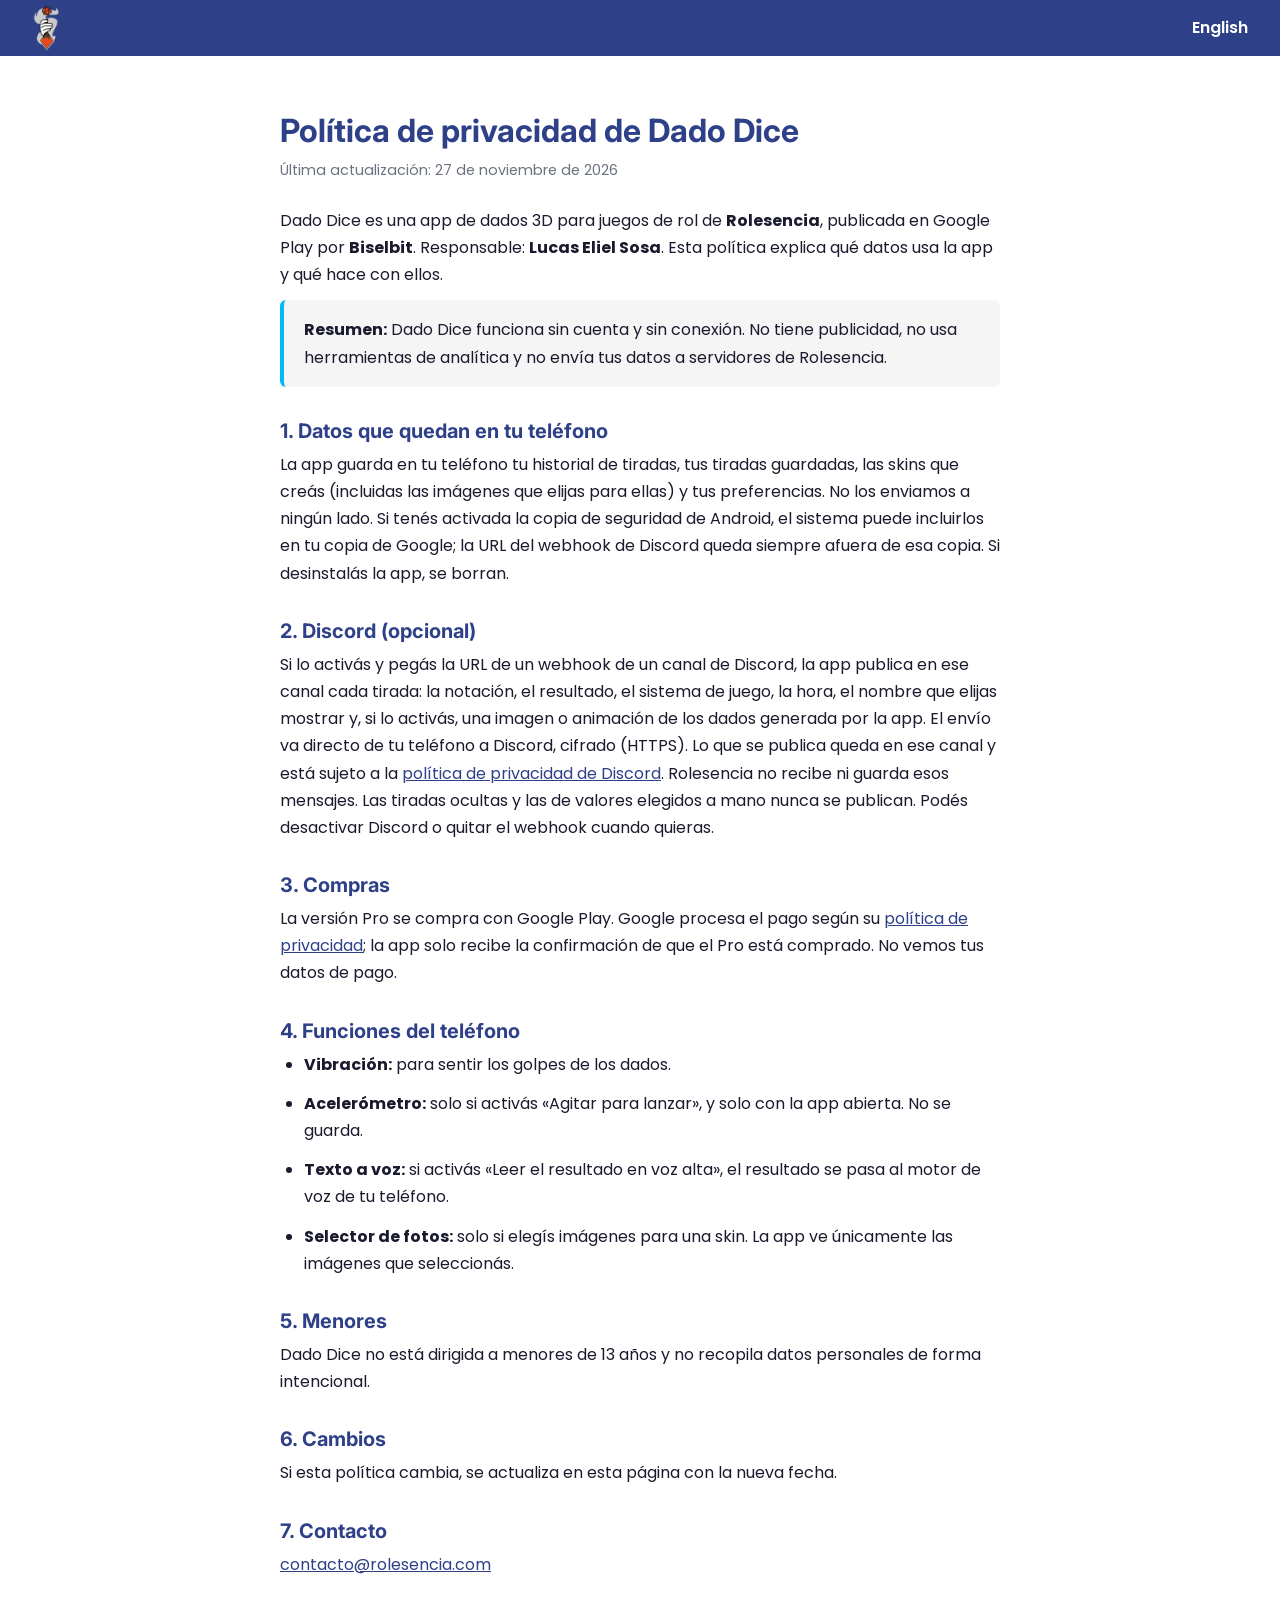
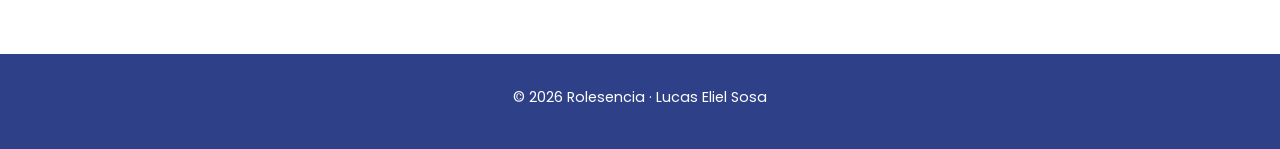
<file: privacidad/dado-dice/index.html>
<!DOCTYPE html>
<html lang="es">
<head>
  <meta charset="UTF-8">
  <meta name="viewport" content="width=device-width, initial-scale=1.0">
  <title>Política de privacidad de Dado Dice | Rolesencia</title>
  <meta name="description" content="Qué datos usa Dado Dice, la app de dados 3D de Rolesencia, y qué hace con ellos.">
  <link rel="alternate" hreflang="en" href="https://www.rolesencia.com/privacy/dado-dice">
  <link rel="alternate" hreflang="es" href="https://www.rolesencia.com/privacidad/dado-dice">

  <link rel="preconnect" href="https://fonts.googleapis.com">
  <link rel="preconnect" href="https://fonts.gstatic.com" crossorigin>
  <link href="https://fonts.googleapis.com/css2?family=Inter:wght@400;600;700&family=Poppins:ital,wght@0,300;0,400;0,600;0,700;1,400&display=swap" rel="stylesheet">

  <link rel="stylesheet" href="/assets/css/reset.css">
  <link rel="stylesheet" href="/assets/css/style.css">
  <style>
    .legal { max-width: 760px; margin: 0 auto; padding: 7rem 1.25rem 4rem; line-height: 1.7; }
    .legal h1 { font-size: 2rem; color: var(--dark-blue); margin-bottom: 0.5rem; }
    .legal h2 { font-size: 1.25rem; color: var(--dark-blue); margin: 2rem 0 0.5rem; }
    .legal p, .legal li { margin-bottom: 0.75rem; }
    .legal ul { list-style: disc; padding-left: 1.5rem; }
    .legal a { color: var(--dark-blue); text-decoration: underline; }
    .legal .fecha { color: var(--gray); font-size: 0.9rem; margin-bottom: 1.5rem; }
    .legal .resumen { background: var(--off-white); border-left: 4px solid var(--deep-sky-blue); padding: 1rem 1.25rem; border-radius: 6px; }
    .header .idioma { color: var(--white); font-weight: 600; }
  </style>
</head>
<body>

  <header class="header">
    <div class="logo">
      <a href="/">
        <img src="/assets/images/logo-rolesencia.png" alt="Rolesencia" class="logo-img">
      </a>
    </div>
    <a class="idioma" href="/privacy/dado-dice" hreflang="en" lang="en">English</a>
  </header>

  <main class="legal">
    <h1>Política de privacidad de Dado Dice</h1>
    <p class="fecha">Última actualización: 27 de noviembre de 2026</p>

    <p>Dado Dice es una app de dados 3D para juegos de rol de <strong>Rolesencia</strong>, publicada en Google Play por <strong>Biselbit</strong>. Responsable: <strong>Lucas Eliel Sosa</strong>. Esta política explica qué datos usa la app y qué hace con ellos.</p>

    <p class="resumen"><strong>Resumen:</strong> Dado Dice funciona sin cuenta y sin conexión. No tiene publicidad, no usa herramientas de analítica y no envía tus datos a servidores de Rolesencia.</p>

    <h2>1. Datos que quedan en tu teléfono</h2>
    <p>La app guarda en tu teléfono tu historial de tiradas, tus tiradas guardadas, las skins que creás (incluidas las imágenes que elijas para ellas) y tus preferencias. No los enviamos a ningún lado. Si tenés activada la copia de seguridad de Android, el sistema puede incluirlos en tu copia de Google; la URL del webhook de Discord queda siempre afuera de esa copia. Si desinstalás la app, se borran.</p>

    <h2>2. Discord (opcional)</h2>
    <p>Si lo activás y pegás la URL de un webhook de un canal de Discord, la app publica en ese canal cada tirada: la notación, el resultado, el sistema de juego, la hora, el nombre que elijas mostrar y, si lo activás, una imagen o animación de los dados generada por la app. El envío va directo de tu teléfono a Discord, cifrado (HTTPS). Lo que se publica queda en ese canal y está sujeto a la <a href="https://discord.com/privacy" target="_blank" rel="noopener noreferrer">política de privacidad de Discord</a>. Rolesencia no recibe ni guarda esos mensajes. Las tiradas ocultas y las de valores elegidos a mano nunca se publican. Podés desactivar Discord o quitar el webhook cuando quieras.</p>

    <h2>3. Compras</h2>
    <p>La versión Pro se compra con Google Play. Google procesa el pago según su <a href="https://policies.google.com/privacy" target="_blank" rel="noopener noreferrer">política de privacidad</a>; la app solo recibe la confirmación de que el Pro está comprado. No vemos tus datos de pago.</p>

    <h2>4. Funciones del teléfono</h2>
    <ul>
      <li><strong>Vibración:</strong> para sentir los golpes de los dados.</li>
      <li><strong>Acelerómetro:</strong> solo si activás «Agitar para lanzar», y solo con la app abierta. No se guarda.</li>
      <li><strong>Texto a voz:</strong> si activás «Leer el resultado en voz alta», el resultado se pasa al motor de voz de tu teléfono.</li>
      <li><strong>Selector de fotos:</strong> solo si elegís imágenes para una skin. La app ve únicamente las imágenes que seleccionás.</li>
    </ul>

    <h2>5. Menores</h2>
    <p>Dado Dice no está dirigida a menores de 13 años y no recopila datos personales de forma intencional.</p>

    <h2>6. Cambios</h2>
    <p>Si esta política cambia, se actualiza en esta página con la nueva fecha.</p>

    <h2>7. Contacto</h2>
    <p><a href="mailto:contacto@rolesencia.com">contacto@rolesencia.com</a></p>
  </main>

  <footer class="footer">
    <p>&copy; 2026 Rolesencia · Lucas Eliel Sosa</p>
  </footer>

</body>
</html>
</file>
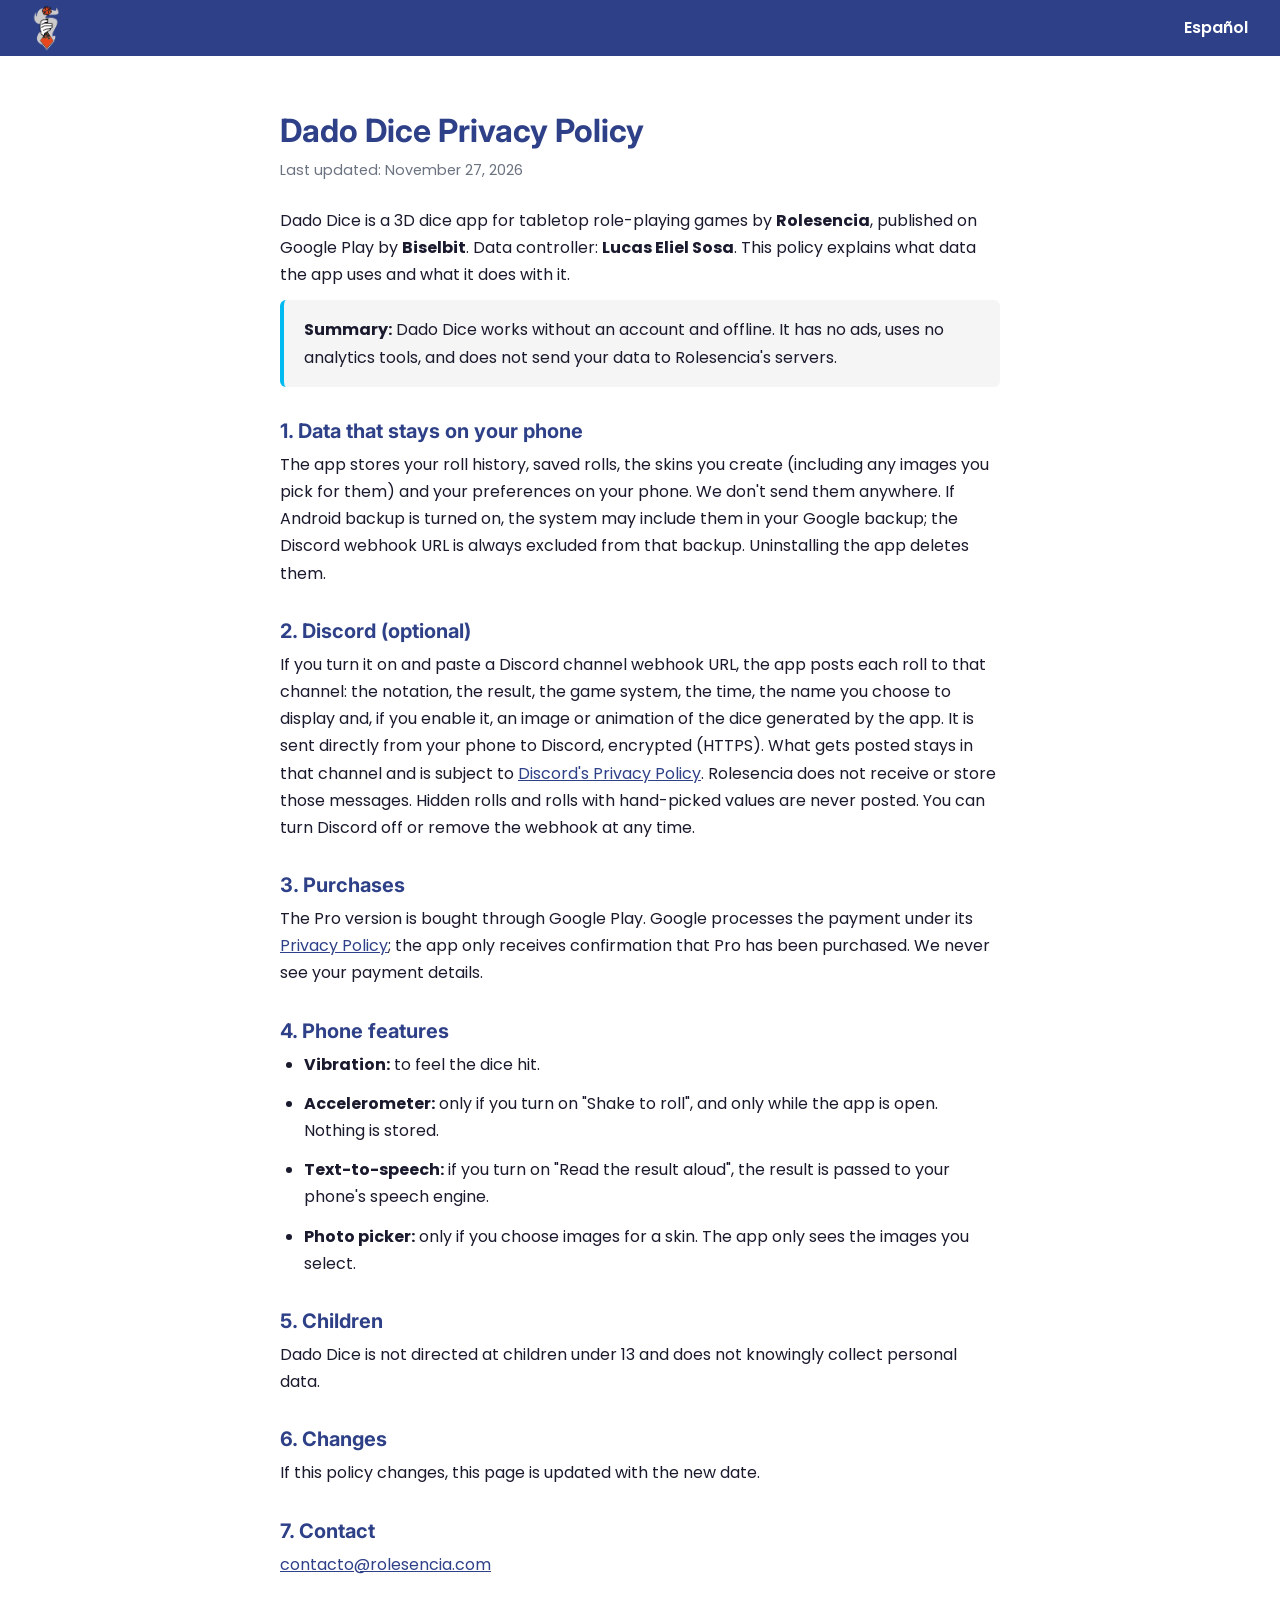
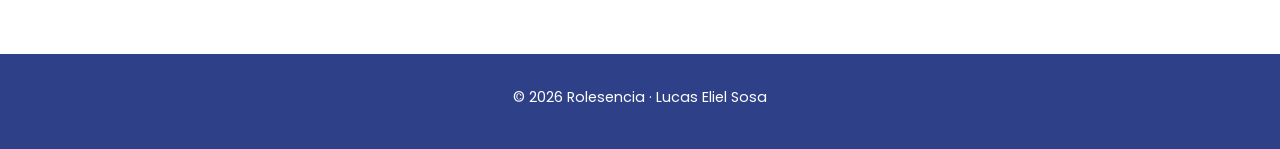
<file: privacy/dado-dice/index.html>
<!DOCTYPE html>
<html lang="en">
<head>
  <meta charset="UTF-8">
  <meta name="viewport" content="width=device-width, initial-scale=1.0">
  <title>Dado Dice Privacy Policy | Rolesencia</title>
  <meta name="description" content="What data Dado Dice, Rolesencia's 3D dice app, uses and what it does with it.">
  <link rel="alternate" hreflang="en" href="https://www.rolesencia.com/privacy/dado-dice">
  <link rel="alternate" hreflang="es" href="https://www.rolesencia.com/privacidad/dado-dice">

  <link rel="preconnect" href="https://fonts.googleapis.com">
  <link rel="preconnect" href="https://fonts.gstatic.com" crossorigin>
  <link href="https://fonts.googleapis.com/css2?family=Inter:wght@400;600;700&family=Poppins:ital,wght@0,300;0,400;0,600;0,700;1,400&display=swap" rel="stylesheet">

  <link rel="stylesheet" href="/assets/css/reset.css">
  <link rel="stylesheet" href="/assets/css/style.css">
  <style>
    .legal { max-width: 760px; margin: 0 auto; padding: 7rem 1.25rem 4rem; line-height: 1.7; }
    .legal h1 { font-size: 2rem; color: var(--dark-blue); margin-bottom: 0.5rem; }
    .legal h2 { font-size: 1.25rem; color: var(--dark-blue); margin: 2rem 0 0.5rem; }
    .legal p, .legal li { margin-bottom: 0.75rem; }
    .legal ul { list-style: disc; padding-left: 1.5rem; }
    .legal a { color: var(--dark-blue); text-decoration: underline; }
    .legal .fecha { color: var(--gray); font-size: 0.9rem; margin-bottom: 1.5rem; }
    .legal .resumen { background: var(--off-white); border-left: 4px solid var(--deep-sky-blue); padding: 1rem 1.25rem; border-radius: 6px; }
    .header .idioma { color: var(--white); font-weight: 600; }
  </style>
</head>
<body>

  <header class="header">
    <div class="logo">
      <a href="/">
        <img src="/assets/images/logo-rolesencia.png" alt="Rolesencia" class="logo-img">
      </a>
    </div>
    <a class="idioma" href="/privacidad/dado-dice" hreflang="es" lang="es">Español</a>
  </header>

  <main class="legal">
    <h1>Dado Dice Privacy Policy</h1>
    <p class="fecha">Last updated: November 27, 2026</p>

    <p>Dado Dice is a 3D dice app for tabletop role-playing games by <strong>Rolesencia</strong>, published on Google Play by <strong>Biselbit</strong>. Data controller: <strong>Lucas Eliel Sosa</strong>. This policy explains what data the app uses and what it does with it.</p>

    <p class="resumen"><strong>Summary:</strong> Dado Dice works without an account and offline. It has no ads, uses no analytics tools, and does not send your data to Rolesencia's servers.</p>

    <h2>1. Data that stays on your phone</h2>
    <p>The app stores your roll history, saved rolls, the skins you create (including any images you pick for them) and your preferences on your phone. We don't send them anywhere. If Android backup is turned on, the system may include them in your Google backup; the Discord webhook URL is always excluded from that backup. Uninstalling the app deletes them.</p>

    <h2>2. Discord (optional)</h2>
    <p>If you turn it on and paste a Discord channel webhook URL, the app posts each roll to that channel: the notation, the result, the game system, the time, the name you choose to display and, if you enable it, an image or animation of the dice generated by the app. It is sent directly from your phone to Discord, encrypted (HTTPS). What gets posted stays in that channel and is subject to <a href="https://discord.com/privacy" target="_blank" rel="noopener noreferrer">Discord's Privacy Policy</a>. Rolesencia does not receive or store those messages. Hidden rolls and rolls with hand-picked values are never posted. You can turn Discord off or remove the webhook at any time.</p>

    <h2>3. Purchases</h2>
    <p>The Pro version is bought through Google Play. Google processes the payment under its <a href="https://policies.google.com/privacy" target="_blank" rel="noopener noreferrer">Privacy Policy</a>; the app only receives confirmation that Pro has been purchased. We never see your payment details.</p>

    <h2>4. Phone features</h2>
    <ul>
      <li><strong>Vibration:</strong> to feel the dice hit.</li>
      <li><strong>Accelerometer:</strong> only if you turn on "Shake to roll", and only while the app is open. Nothing is stored.</li>
      <li><strong>Text-to-speech:</strong> if you turn on "Read the result aloud", the result is passed to your phone's speech engine.</li>
      <li><strong>Photo picker:</strong> only if you choose images for a skin. The app only sees the images you select.</li>
    </ul>

    <h2>5. Children</h2>
    <p>Dado Dice is not directed at children under 13 and does not knowingly collect personal data.</p>

    <h2>6. Changes</h2>
    <p>If this policy changes, this page is updated with the new date.</p>

    <h2>7. Contact</h2>
    <p><a href="mailto:contacto@rolesencia.com">contacto@rolesencia.com</a></p>
  </main>

  <footer class="footer">
    <p>&copy; 2026 Rolesencia · Lucas Eliel Sosa</p>
  </footer>

</body>
</html>
</file>
<file: assets/css/style.css>
/* ========================================
   Variables de marca y configuración base
   ======================================== */
:root {
  --orange-blood: #E8471F;
  --deep-sky-blue: #01BAEF;
  --dark-blue: #2E4087;
  --ivory: #A2CD98;
  --dark-orchid: #733E9F;

  --white: #FFFFFF;
  --off-white: #F5F5F5;
  --dark: #1A1A2E;
  --gray: #6B7280;

  --font-primary: 'Inter', sans-serif;
  --font-secondary: 'Poppins', sans-serif;

  --fs-h1: 3rem;
  --fs-h2: 2.25rem;
  --fs-h3: 1.5rem;
  --fs-body: 1rem;
  --fs-small: 0.75rem;

  --transition: 0.3s ease;
}

/* ========================================
   Tipografía
   ======================================== */
body {
  font-family: var(--font-secondary);
  font-size: var(--fs-body);
  color: var(--dark);
  background-color: var(--white);
}

h1, h2, h3, h4 {
  font-family: var(--font-primary);
  font-weight: 700;
  line-height: 1.2;
}

h1 { font-size: var(--fs-h1); }
h2 { font-size: var(--fs-h2); }
h3 { font-size: var(--fs-h3); }

/* ========================================
   Utilidades
   ======================================== */
.section {
  padding: 4rem 2rem;
  max-width: 1200px;
  margin: 0 auto;
}

.section-title {
  text-align: center;
  margin-bottom: 2.5rem;
  color: var(--dark-blue);
  position: relative;
}

.section-title::after {
  content: '';
  display: block;
  width: 60px;
  height: 4px;
  background: var(--orange-blood);
  margin: 0.5rem auto 0;
  border-radius: 2px;
}

.hidden {
  display: none;
}

/* ========================================
   Header
   ======================================== */
.header {
  position: fixed;
  top: 0;
  left: 0;
  width: 100%;
  display: flex;
  justify-content: space-between;
  align-items: center;
  padding: 0.25rem 2rem;
  background-color: var(--dark-blue);
  z-index: 1000;
}

.logo-img {
  height: 48px;
  width: auto;
}

.menu-toggle {
  display: none;
  flex-direction: column;
  gap: 5px;
  background: none;
  border: none;
  cursor: pointer;
  padding: 4px;
}

.menu-toggle-bar {
  width: 24px;
  height: 3px;
  background-color: var(--white);
  border-radius: 2px;
  transition: transform var(--transition), opacity var(--transition);
}

.nav-list {
  display: flex;
  gap: 1.5rem;
}

.nav-link {
  color: var(--white);
  font-family: var(--font-primary);
  font-weight: 600;
  font-size: 0.9rem;
  padding: 0.25rem 0;
  position: relative;
  transition: color var(--transition);
}

.nav-link.nav-cta {
  border: 2px solid var(--white);
  border-radius: 6px;
  padding: 0.4rem 1rem;
  transition: color var(--transition), background-color var(--transition), border-color var(--transition);
}

.nav-link.nav-cta:hover {
  background-color: var(--white);
  color: var(--dark-blue);
}

.nav-link.nav-cta::after {
  display: none;
}

.nav-link::after {
  content: '';
  position: absolute;
  bottom: 0;
  left: 0;
  width: 0;
  height: 2px;
  background-color: var(--orange-blood);
  transition: width var(--transition);
}

.nav-link:hover {
  color: var(--white);
}

.nav-link:hover::after {
  width: 100%;
}

.nav-dropdown {
  position: relative;
}

.dropdown-list {
  display: none;
  position: absolute;
  top: 100%;
  left: 50%;
  transform: translateX(-50%);
  background-color: var(--dark-blue);
  border-radius: 6px;
  padding: 0.5rem 0;
  min-width: 180px;
  box-shadow: 0 8px 24px rgba(0, 0, 0, 0.2);
  z-index: 1001;
}

.nav-dropdown:hover .dropdown-list {
  display: block;
}

.dropdown-link {
  display: block;
  padding: 0.6rem 1.25rem;
  color: var(--white);
  font-family: var(--font-primary);
  font-weight: 500;
  font-size: 0.85rem;
  white-space: nowrap;
  transition: background-color var(--transition);
}

.dropdown-link:hover {
  background-color: rgba(255, 255, 255, 0.1);
  color: var(--white);
}

.dropdown-link::after {
  display: none;
}

/* ========================================
   Presentación (Hero)
   ======================================== */
.about.me {
  padding-top: 8rem;
  text-align: center;
  background-color: var(--dark-orchid);
  color: var(--white);
  min-height: 60vh;
  display: flex;
  align-items: center;
  justify-content: center;
  position: relative;
}

.about.me::before {
  content: '';
  position: absolute;
  top: 0;
  left: 0;
  width: 100%;
  height: 100%;
  background: radial-gradient(circle at center 50%, var(--dark-blue) 35%, var(--dark-orchid) 100%);
  z-index: 0;
}

.about.me > * {
  position: relative;
  z-index: 1;
}

.about.me .about-content {
  max-width: 700px;
}

.about.me .about-title {
  font-size: var(--fs-h1);
  margin-bottom: 1rem;
}

.about.me .highlight {
  color: var(--white);
}

.about.me .about-subtitle {
  font-size: var(--fs-h3);
  font-weight: 400;
  margin-bottom: 1rem;
  color: var(--white);
}

.about.me .about-text {
  font-size: 1.1rem;
  margin-bottom: 2rem;
  opacity: 0.9;
}

.about-actions {
  display: flex;
  gap: 1rem;
  justify-content: center;
  flex-wrap: wrap;
}

.about-actions a {
  display: inline-flex;
  align-items: center;
  gap: 0.5rem;
  padding: 0.75rem 1.5rem;
  border-radius: 6px;
  font-family: var(--font-primary);
  font-weight: 600;
  transition: transform var(--transition), box-shadow var(--transition);
}

.about-actions a:hover {
  transform: translateY(-2px);
  box-shadow: 0 4px 12px rgba(0, 0, 0, 0.2);
}

.btn-icon {
  width: 20px;
  height: 20px;
  filter: brightness(0) invert(1);
}

.btn {
  border: 2px solid var(--white);
  color: var(--white);
  background: transparent;
}

.btn-vercel {
  background-color: var(--orange-blood);
  border-color: var(--orange-blood);
}

.btn-secondary {
  border-color: var(--deep-sky-blue);
  color: var(--deep-sky-blue);
}

.btn-primary {
  background-color: var(--orange-blood);
  color: var(--white);
  border: none;
  padding: 0.75rem 2rem;
  border-radius: 6px;
  font-family: var(--font-primary);
  font-weight: 600;
  transition: background-color var(--transition), transform var(--transition);
}

.btn-primary:hover {
  background-color: var(--dark-blue);
  transform: translateY(-2px);
}

/* ========================================
   Sobre Mí
   ======================================== */
.about-container {
  display: flex;
  justify-content: center;
}

.about-card {
  max-width: 800px;
  background-color: var(--off-white);
  border-left: 4px solid var(--dark-orchid);
  padding: 2rem;
  border-radius: 0 8px 8px 0;
}

.about-card p {
  font-size: 1.05rem;
  line-height: 1.8;
  color: var(--dark);
}

/* ========================================
   Mis Redes
   ======================================== */
.network {
  background-color: var(--off-white);
}

.network-container table {
  margin: 0 auto;
  text-align: center;
}

.network-container td {
  padding: 0 1rem;
}

.network-container th {
  font-family: var(--font-primary);
  font-weight: 600;
  color: var(--dark-blue);
  padding: 0.5rem 1.5rem;
}

.icono {
  width: 100px;
  height: auto;
  transition: transform var(--transition), filter var(--transition);
}

.icono:hover {
  transform: scale(1.15);
  filter: brightness(0) saturate(100%) invert(33%) sepia(89%) saturate(1252%) hue-rotate(-6deg) brightness(95%) contrast(95%);
}

/* ========================================
   Habilidades
   ======================================== */
.skills-container {
  display: flex;
  flex-wrap: wrap;
  gap: 1.5rem;
  justify-content: center;
}

.skill-card {
  flex: 1 1 280px;
  max-width: 350px;
  background-color: var(--white);
  border: 1px solid #E5E7EB;
  border-radius: 8px;
  padding: 1.5rem;
  transition: transform var(--transition), box-shadow var(--transition);
}

.skill-card:hover {
  transform: translateY(-4px);
  box-shadow: 0 8px 24px rgba(0, 0, 0, 0.1);
}

.skill-title {
  color: var(--orange-blood);
  margin-bottom: 1rem;
  font-size: 1.2rem;
  border-bottom: 2px solid var(--deep-sky-blue);
  padding-bottom: 0.5rem;
}

.skill-list li {
  padding: 0.3rem 0;
  padding-left: 1rem;
  position: relative;
  font-size: 0.95rem;
}

.skill-list li::before {
  content: '';
  position: absolute;
  left: 0;
  top: 50%;
  transform: translateY(-50%);
  width: 6px;
  height: 6px;
  border-radius: 50%;
  background-color: var(--dark-orchid);
}

.skill-card dt {
  font-weight: 600;
  color: var(--dark-blue);
  margin-top: 0.5rem;
}

.skill-card dd {
  font-size: 0.9rem;
  color: var(--gray);
  margin-left: 0.5rem;
}

/* ========================================
   Sección Personal - Cards interiores
   ======================================== */
.personal-container {
  display: flex;
  flex-direction: column;
  gap: 3rem;
}

.personal-card {
  background-color: var(--off-white);
  border-radius: 12px;
  padding: 2rem;
  border-top: 4px solid var(--orange-blood);
}

.personal-card > h3 {
  color: var(--dark-blue);
  margin-bottom: 0.5rem;
}

.personal-card > p:first-of-type {
  color: var(--gray);
  margin-bottom: 1.5rem;
  font-size: 1.05rem;
}

.cards-grid {
  display: flex;
  flex-wrap: wrap;
  gap: 1.5rem;
  justify-content: center;
}

.inner-card {
  flex: 1 1 300px;
  max-width: 360px;
  background-color: var(--white);
  border-radius: 8px;
  overflow: hidden;
  border: 1px solid #E5E7EB;
  transition: transform var(--transition), box-shadow var(--transition);
  position: relative;
}

.inner-card:hover {
  transform: translateY(-4px);
  box-shadow: 0 8px 24px rgba(0, 0, 0, 0.12);
  z-index: 10;
}

.inner-card-img-wrapper {
  position: relative;
  overflow: hidden;
  padding: 0.625rem;
}

.inner-card-img {
  width: 100%;
  display: block;
  transition: transform 0.4s ease;
}

.inner-card:hover .inner-card-img {
  transform: scale(1.03);
}

.zoom-btn {
  position: absolute;
  top: 0.75rem;
  right: 0.75rem;
  width: 36px;
  height: 36px;
  border: none;
  border-radius: 50%;
  background-color: var(--white);
  display: flex;
  align-items: center;
  justify-content: center;
  cursor: pointer;
  opacity: 1;
  transition: background-color var(--transition), transform var(--transition);
  box-shadow: 0 2px 8px rgba(0, 0, 0, 0.2);
}

.zoom-btn svg,
.zoom-btn .zoom-icon {
  width: 18px;
  height: 18px;
  fill: var(--dark-blue);
  transition: fill var(--transition);
}

.zoom-btn:hover {
  background-color: var(--dark-blue);
  transform: scale(1.1);
}

.zoom-btn:hover svg,
.zoom-btn:hover .zoom-icon {
  fill: var(--white);
}

/* Lightbox */
.lightbox {
  position: fixed;
  top: 0;
  left: 0;
  width: 100%;
  height: 100%;
  background-color: rgba(0, 0, 0, 0.85);
  display: flex;
  align-items: center;
  justify-content: center;
  z-index: 2000;
  opacity: 0;
  visibility: hidden;
  transition: opacity 0.3s ease, visibility 0.3s ease;
}

.lightbox.active {
  opacity: 1;
  visibility: visible;
}

.lightbox-img {
  max-width: 90%;
  max-height: 90vh;
  object-fit: contain;
  border-radius: 8px;
  transform: scale(0.9);
  transition: transform 0.3s ease;
}

.lightbox.active .lightbox-img {
  transform: scale(1);
}

.lightbox-close {
  position: absolute;
  top: 1.5rem;
  right: 1.5rem;
  width: 40px;
  height: 40px;
  border: none;
  border-radius: 50%;
  background-color: var(--dark-blue);
  display: flex;
  align-items: center;
  justify-content: center;
  cursor: pointer;
  transition: background-color var(--transition);
}

.lightbox-close svg {
  width: 20px;
  height: 20px;
  fill: var(--white);
}

.lightbox-close:hover {
  background-color: var(--orange-blood);
}

.inner-card-video {
  width: 100%;
  aspect-ratio: 16 / 9;
  border: none;
}

.inner-card-body {
  padding: 1.25rem;
}

.inner-card-body h4 {
  color: var(--dark-blue);
  font-size: 1.1rem;
  margin-bottom: 0.5rem;
}

.inner-card-body p {
  font-size: 0.9rem;
  color: var(--gray);
  line-height: 1.6;
}

.playstore-badge {
  display: block;
  margin-top: 0.75rem;
  margin-left: auto;
  margin-right: auto;
  transition: transform var(--transition);
}

.playstore-badge:hover {
  transform: scale(1.05);
}

/* ========================================
   Formulario de Contacto
   ======================================== */
.contact {
  background-color: var(--off-white);
}

.contact-desc {
  text-align: center;
  max-width: 700px;
  margin: 0 auto 2rem;
  color: var(--gray);
}

.contact-form {
  max-width: 600px;
  margin: 0 auto;
  display: flex;
  flex-direction: column;
  gap: 1.25rem;
}

.form-group {
  display: flex;
  flex-direction: column;
}

.form-group label {
  font-family: var(--font-primary);
  font-weight: 600;
  color: var(--dark-blue);
  margin-bottom: 0.3rem;
  font-size: 0.95rem;
}

.form-group input,
.form-group textarea {
  padding: 0.75rem;
  border: 1px solid #D1D5DB;
  border-radius: 6px;
  font-size: 1rem;
  transition: border-color var(--transition), box-shadow var(--transition);
}

.form-group input:focus,
.form-group textarea:focus {
  outline: none;
  border-color: var(--deep-sky-blue);
  box-shadow: 0 0 0 3px rgba(1, 186, 239, 0.2);
}

.form-feedback {
  text-align: center;
  padding: 1rem;
  border-radius: 6px;
  margin-top: 1rem;
}

.form-feedback a {
  color: var(--deep-sky-blue);
  text-decoration: underline;
}

/* ========================================
   Video responsive
   ======================================== */
.video-responsive {
  width: 100%;
  aspect-ratio: 16 / 9;
  border: none;
  border-radius: 8px;
}

/* ========================================
   Footer
   ======================================== */
.footer {
  background-color: var(--dark-blue);
  color: var(--white);
  text-align: center;
  padding: 2rem;
}

.footer p {
  margin-bottom: 0.5rem;
  font-size: 0.9rem;
}

.footer-links {
  display: flex;
  justify-content: center;
  align-items: center;
  gap: 1.5rem;
  margin-top: 1rem;
  flex-wrap: wrap;
}

/* ========================================
   Animaciones
   ======================================== */
@keyframes fadeInUp {
  from {
    opacity: 0;
    transform: translateY(20px);
  }
  to {
    opacity: 1;
    transform: translateY(0);
  }
}

.about.me .about-content {
  animation: fadeInUp 0.8s ease-out;
}

.inner-card {
  animation: fadeInUp 0.5s ease-out backwards;
}

.inner-card:nth-child(1) { animation-delay: 0.1s; }
.inner-card:nth-child(2) { animation-delay: 0.2s; }
.inner-card:nth-child(3) { animation-delay: 0.3s; }

/* ========================================
   Responsive
   ======================================== */
@media (max-width: 768px) {
  :root {
    --fs-h1: 2rem;
    --fs-h2: 1.75rem;
    --fs-h3: 1.25rem;
  }

  .menu-toggle {
    display: flex;
  }

  .nav {
    position: absolute;
    top: 100%;
    left: 0;
    width: 100%;
    background-color: var(--dark-blue);
    max-height: 0;
    overflow: hidden;
    transition: max-height 0.4s ease;
  }

  .nav.nav-open {
    max-height: 300px;
  }

  .nav-list {
    flex-direction: column;
    align-items: center;
    gap: 0;
    padding: 0.5rem 0;
  }

  .nav-list li {
    width: 100%;
    text-align: center;
  }

  .nav-link {
    display: block;
    padding: 0.75rem 0;
  }

  .dropdown-list {
    position: static;
    transform: none;
    box-shadow: none;
    border-radius: 0;
    padding: 0;
    background-color: rgba(255, 255, 255, 0.05);
  }

  .nav-dropdown:hover .dropdown-list {
    display: block;
  }

  .dropdown-link {
    padding: 0.6rem 1.25rem;
    font-size: 0.85rem;
  }

  .section {
    padding: 3rem 1.5rem;
  }

  .network-container table {
    font-size: 0.85rem;
  }

  .icono {
    width: 60px;
  }

  .inner-card {
    flex: 1 1 100%;
  }

  .skill-card {
    flex: 1 1 100%;
  }

  .about-actions {
    flex-direction: column;
    align-items: center;
  }
}

@media (max-width: 480px) {
  :root {
    --fs-h1: 1.6rem;
    --fs-h2: 1.4rem;
    --fs-h3: 1.1rem;
  }

  .network-container th {
    padding: 0.25rem 0.5rem;
    font-size: 0.7rem;
  }

  .icono {
    width: 50px;
  }
}
</file>
